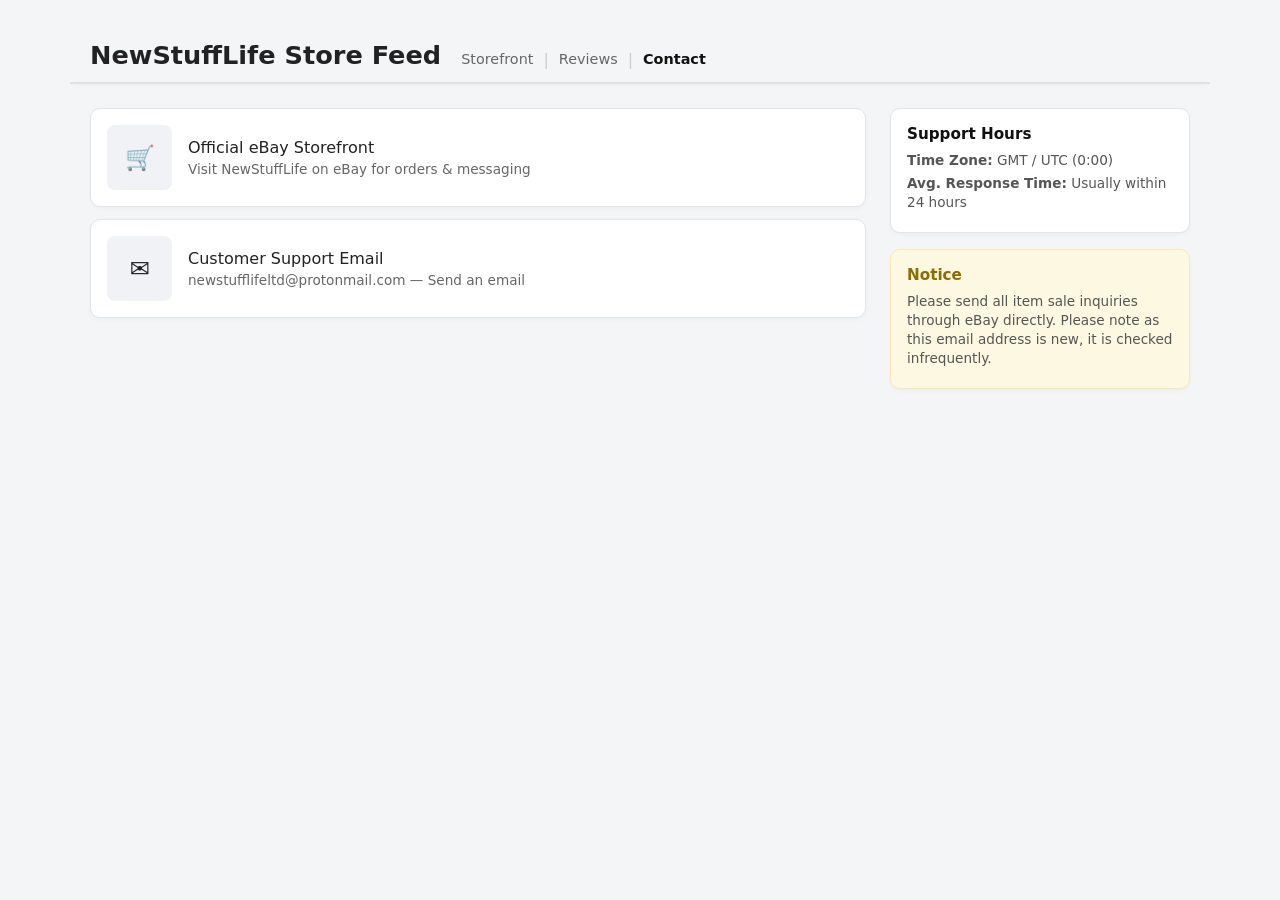
<file: contact.html>
<!DOCTYPE html>
<html lang="en">
<head>
    <meta charset="UTF-8">
    <meta name="viewport" content="width=device-width, initial-scale=1.0">
    <title>NewStuffLife - Contact</title>
    <link rel="stylesheet" href="general.css">
    <link rel="stylesheet" href="contact.css">
</head>
<body>

    <header>
        <div class="header-main">
            <h1>NewStuffLife Store Feed</h1>
            <nav class="header-nav">
                <a href="index.html">Storefront</a>
                <span class="pipe">|</span>
                <a href="reviews.html">Reviews</a>
                <span class="pipe">|</span>
                <a href="contact.html" class="active">Contact</a>
            </nav>
        </div>
    </header>

    <div class="main-container">
        <!-- Main Content Feed Area -->
        <div class="feed-list">


    <!-- eBay Storefront Card -->
    <a href="https://www.ebay.co.uk/usr/newstufflife" target="_blank" rel="noopener noreferrer" class="item-card contact-feed-card">
        <div class="contact-icon-box">🛒</div>
        <div class="item-body">
            <div class="item-title">Official eBay Storefront</div>
            <div class="contact-subline">Visit NewStuffLife on eBay for orders & messaging</div>
        </div>
    </a>

            <!-- Email Contact Card -->
    <a href="mailto:newstufflifeltd@protonmail.com" class="item-card contact-feed-card">
        <div class="contact-icon-box">✉️</div>
        <div class="item-body">
            <div class="item-title">Customer Support Email</div>
            <div class="contact-subline">newstufflifeltd@protonmail.com — Send an email</div>
        </div>
    </a>

</div>

        <!-- Info Sidebar -->
        <aside class="info-sidebar">
            <div class="info-card">
                <h3>Support Hours</h3>
                <p><strong>Time Zone:</strong> GMT / UTC (0:00)</p>
                <p><strong>Avg. Response Time:</strong> Usually within 24 hours</p>
            </div>

            <div class="info-card disclaimer">
                <h3>Notice</h3>
                <p>Please send all item sale inquiries through eBay directly. Please note as this email address is new, it is checked infrequently.</p>
            </div>
        </aside>
    </div>

</body>
</html>
</file>
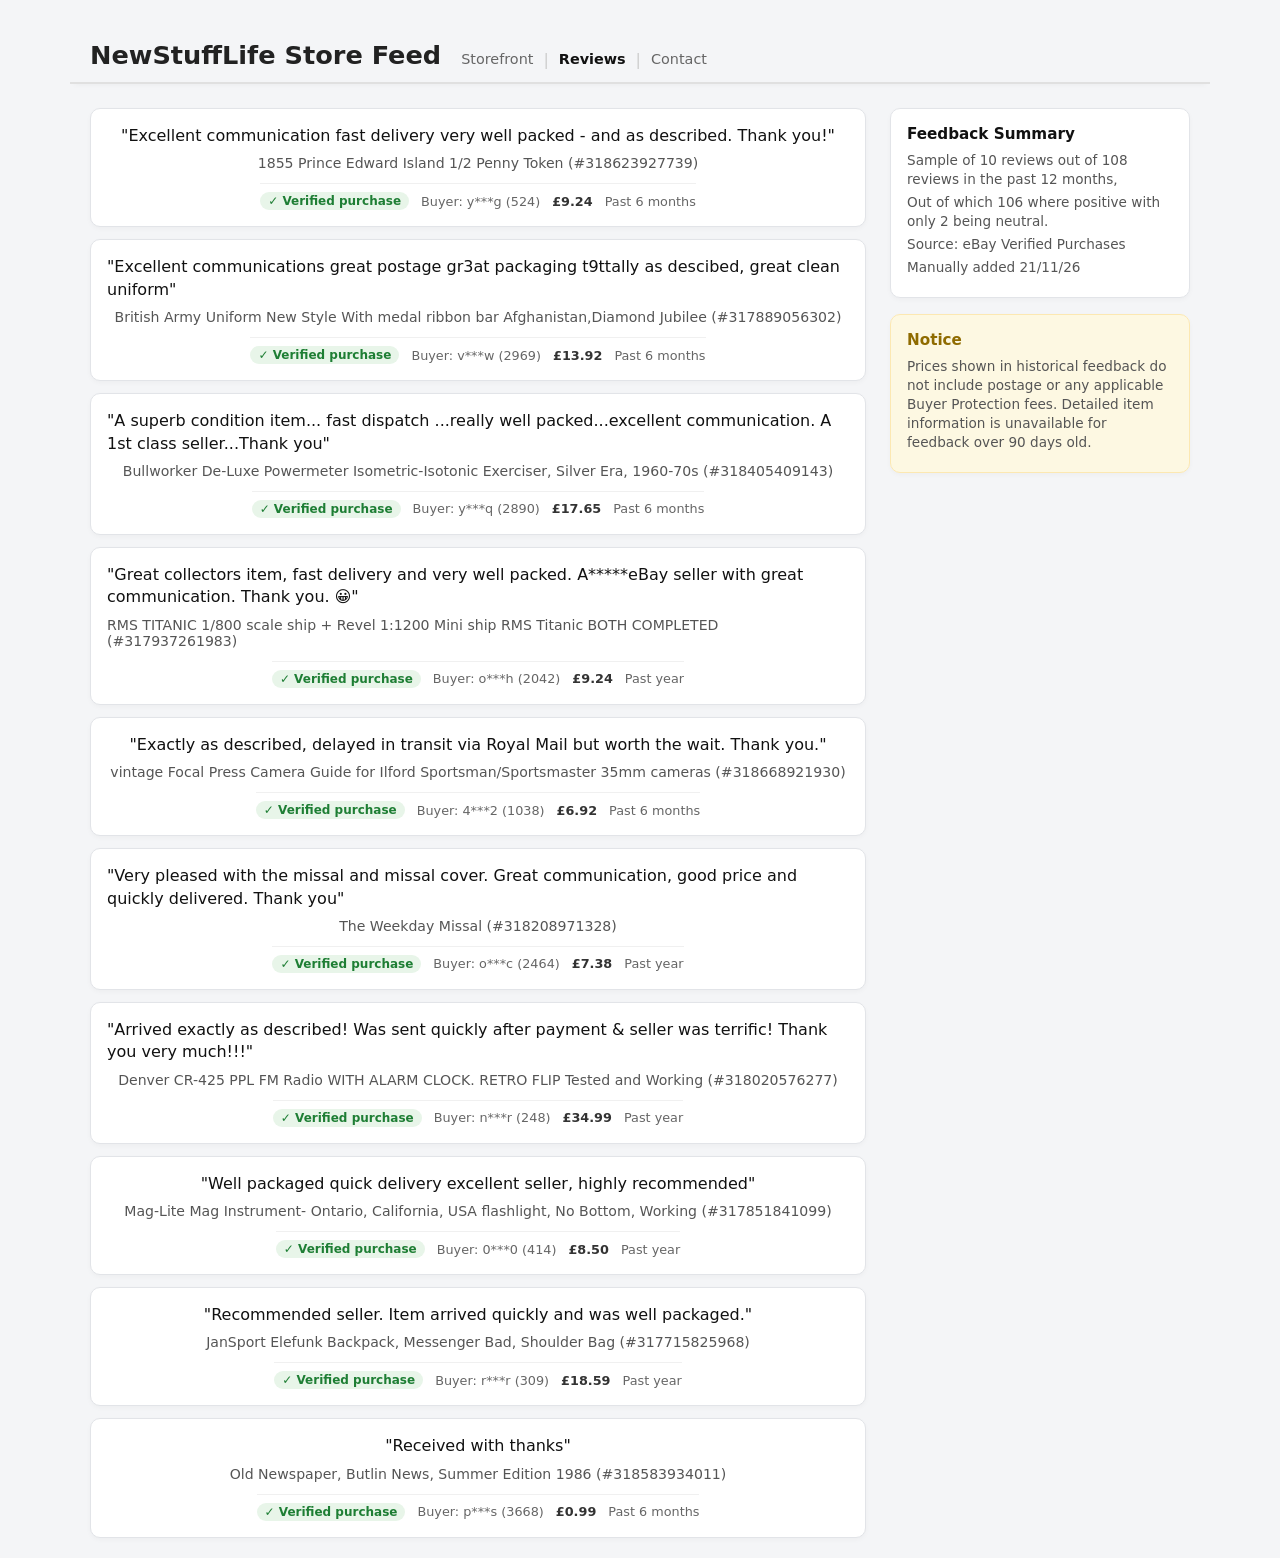
<file: reviews.html>
<!DOCTYPE html>
<html lang="en">
<head>
    <meta charset="UTF-8">
    <meta name="viewport" content="width=device-width, initial-scale=1.0">
    <title>NewStuffLife - Buyer Reviews</title>
    <link rel="stylesheet" href="general.css">
    <link rel="stylesheet" href="reviews.css">
</head>
<body>

    <header>
        <div class="header-main">
            <h1>NewStuffLife Store Feed</h1>
            <nav class="header-nav">
                <a href="index.html">Storefront</a>
                <span class="pipe">|</span>
                <a href="reviews.html" class="active">Reviews</a>
                <span class="pipe">|</span>
                <a href="contact.html">Contact</a>
            </nav>
        </div>
    </header>

    <div class="main-container">
        <!-- Main Reviews Feed -->
        <div class="feed-list">

            <div class="base-card review-card">
                <p class="review-quote">"Excellent communication fast delivery very well packed - and as described. Thank you!"</p>
                <div class="review-item-title">1855 Prince Edward Island 1/2 Penny Token (#318623927739)</div>
                <div class="review-meta">
                    <span class="verified-badge">✓ Verified purchase</span>
                    <span>Buyer: y***g (524)</span>
                    <span class="review-price">£9.24</span>
                    <span>Past 6 months</span>
                </div>
            </div>

            <div class="base-card review-card">
                <p class="review-quote">"Excellent communications great postage gr3at packaging t9ttally as descibed, great clean uniform"</p>
                <div class="review-item-title">British Army Uniform New Style With medal ribbon bar Afghanistan,Diamond Jubilee (#317889056302)</div>
                <div class="review-meta">
                    <span class="verified-badge">✓ Verified purchase</span>
                    <span>Buyer: v***w (2969)</span>
                    <span class="review-price">£13.92</span>
                    <span>Past 6 months</span>
                </div>
            </div>

            <div class="base-card review-card">
                <p class="review-quote">"A superb condition item... fast dispatch ...really well packed...excellent communication. A 1st class seller...Thank you"</p>
                <div class="review-item-title">Bullworker De-Luxe Powermeter Isometric-Isotonic Exerciser, Silver Era, 1960-70s (#318405409143)</div>
                <div class="review-meta">
                    <span class="verified-badge">✓ Verified purchase</span>
                    <span>Buyer: y***q (2890)</span>
                    <span class="review-price">£17.65</span>
                    <span>Past 6 months</span>
                </div>
            </div>

            <div class="base-card review-card">
                <p class="review-quote">"Great collectors item, fast delivery and very well packed. A*****eBay seller with great communication. Thank you. 😀"</p>
                <div class="review-item-title">RMS TITANIC 1/800 scale ship + Revel 1:1200 Mini ship RMS Titanic BOTH COMPLETED (#317937261983)</div>
                <div class="review-meta">
                    <span class="verified-badge">✓ Verified purchase</span>
                    <span>Buyer: o***h (2042)</span>
                    <span class="review-price">£9.24</span>
                    <span>Past year</span>
                </div>
            </div>

            <div class="base-card review-card">
                <p class="review-quote">"Exactly as described, delayed in transit via Royal Mail but worth the wait. Thank you."</p>
                <div class="review-item-title">vintage Focal Press Camera Guide for Ilford Sportsman/Sportsmaster 35mm cameras (#318668921930)</div>
                <div class="review-meta">
                    <span class="verified-badge">✓ Verified purchase</span>
                    <span>Buyer: 4***2 (1038)</span>
                    <span class="review-price">£6.92</span>
                    <span>Past 6 months</span>
                </div>
            </div>

            <div class="base-card review-card">
                <p class="review-quote">"Very pleased with the missal and missal cover. Great communication, good price and quickly delivered. Thank you"</p>
                <div class="review-item-title">The Weekday Missal (#318208971328)</div>
                <div class="review-meta">
                    <span class="verified-badge">✓ Verified purchase</span>
                    <span>Buyer: o***c (2464)</span>
                    <span class="review-price">£7.38</span>
                    <span>Past year</span>
                </div>
            </div>

            <div class="base-card review-card">
                <p class="review-quote">"Arrived exactly as described! Was sent quickly after payment & seller was terrific! Thank you very much!!!"</p>
                <div class="review-item-title">Denver CR-425 PPL FM Radio WITH ALARM CLOCK. RETRO FLIP Tested and Working (#318020576277)</div>
                <div class="review-meta">
                    <span class="verified-badge">✓ Verified purchase</span>
                    <span>Buyer: n***r (248)</span>
                    <span class="review-price">£34.99</span>
                    <span>Past year</span>
                </div>
            </div>

            <div class="base-card review-card">
                <p class="review-quote">"Well packaged quick delivery excellent seller, highly recommended"</p>
                <div class="review-item-title">Mag-Lite Mag Instrument- Ontario, California, USA flashlight, No Bottom, Working (#317851841099)</div>
                <div class="review-meta">
                    <span class="verified-badge">✓ Verified purchase</span>
                    <span>Buyer: 0***0 (414)</span>
                    <span class="review-price">£8.50</span>
                    <span>Past year</span>
                </div>
            </div>

            <div class="base-card review-card">
                <p class="review-quote">"Recommended seller. Item arrived quickly and was well packaged."</p>
                <div class="review-item-title">JanSport Elefunk Backpack, Messenger Bad, Shoulder Bag (#317715825968)</div>
                <div class="review-meta">
                    <span class="verified-badge">✓ Verified purchase</span>
                    <span>Buyer: r***r (309)</span>
                    <span class="review-price">£18.59</span>
                    <span>Past year</span>
                </div>
            </div>

            <div class="base-card review-card">
                <p class="review-quote">"Received with thanks"</p>
                <div class="review-item-title">Old Newspaper, Butlin News, Summer Edition 1986 (#318583934011)</div>
                <div class="review-meta">
                    <span class="verified-badge">✓ Verified purchase</span>
                    <span>Buyer: p***s (3668)</span>
                    <span class="review-price">£0.99</span>
                    <span>Past 6 months</span>
                </div>
            </div>

        </div>

        <!-- Info Sidebar -->
        <aside class="info-sidebar">
            <div class="info-card">
                <h3>Feedback Summary</h3>
                <p>Sample of 10 reviews out of 108 reviews in the past 12 months, </p>
                 <p>Out of which 106 where positive with only 2 being neutral.</p>
                <p>Source: eBay Verified Purchases</p>
                <p>Manually added 21/11/26</p>
            </div>

            <div class="info-card disclaimer">
                <h3>Notice</h3>
                <p>
                    Prices shown in historical feedback do not include postage or any applicable Buyer Protection fees. Detailed item information is unavailable for feedback over 90 days old.</p>
            </div>
        </aside>
    </div>

</body>
</html>
</file>
<file: general.css>
body {
    font-family: system-ui, sans-serif;
    color: #222;
    background: #f4f5f7;
    margin: 0;
    padding: 20px;
}

header {
    position: sticky;
    top: 0;
    background: #f4f5f7;
    z-index: 1000;
    max-width: 1100px;
    margin: 0 auto 24px auto;
    padding: 20px 20px 12px 20px;
    display: flex;
    flex-wrap: wrap;
    justify-content: space-between;
    align-items: baseline;
    border-bottom: 2px solid #e0e0e0;
    box-shadow: 0 4px 6px -4px rgba(0, 0, 0, 0.05);
}

.header-main {
    display: flex;
    align-items: baseline;
    gap: 20px;
    flex-wrap: wrap;
}

h1 {
    font-size: 1.6rem;
    margin: 0;
}

.header-nav {
    display: flex;
    align-items: center;
    gap: 10px;
}

.header-nav a {
    color: #666;
    text-decoration: none;
    font-size: 0.9rem;
    font-weight: 500;
    transition: color 0.15s ease;
}

.header-nav a:hover,
.header-nav a.active {
    color: #111;
    font-weight: 600;
}

.header-nav .pipe {
    color: #ccc;
    font-weight: 300;
}

#status {
    font-size: 0.9rem;
    color: #555;
    background: #e9ecef;
    padding: 5px 12px;
    border-radius: 20px;
}

/* Two-column layout container */
.main-container {
    max-width: 1100px;
    margin: 0 auto;
    display: grid;
    grid-template-columns: 1fr 300px;
    gap: 24px;
    align-items: start;
}

@media (max-width: 768px) {
    .main-container {
        grid-template-columns: 1fr;
    }
}

/* Shared Feed & Card Styling (Used across Storefront, Reviews, and Contact) */
#listings,
.feed-list {
    display: flex;
    flex-direction: column;
    gap: 12px;
}

.item-card,
.base-card {
    background: #fff;
    border: 1px solid #e2e4e8;
    border-radius: 10px;
    padding: 16px;
    box-shadow: 0 2px 5px rgba(0, 0, 0, 0.03);
    transition: transform 0.15s ease, box-shadow 0.15s ease;
    text-decoration: none;
    color: inherit;
    display: flex;
    align-items: center;
    gap: 16px;
}

/* Sidebar Styling */
.info-sidebar {
    display: flex;
    flex-direction: column;
    gap: 16px;
    position: sticky;
    top: 90px;
}

.info-card {
    background: #fff;
    border: 1px solid #e2e4e8;
    border-radius: 10px;
    padding: 16px;
    box-shadow: 0 2px 5px rgba(0, 0, 0, 0.03);
}

.info-card h3 {
    font-size: 0.95rem;
    font-weight: 600;
    margin-top: 0;
    margin-bottom: 8px;
    color: #111;
}

.info-card p {
    font-size: 0.85rem;
    color: #555;
    margin: 4px 0;
    line-height: 1.4;
}

.disclaimer {
    background: #fdf8e2;
    border-color: #fce8b2;
}

.disclaimer h3 {
    color: #8f6b00;
}
</file>
<file: contact.css>
.contact-card {
    display: flex;
    flex-direction: column;
    gap: 16px;
    padding: 24px !important;
}

.contact-section h2 {
    font-size: 1.1rem;
    color: #111;
    margin-top: 0;
    margin-bottom: 8px;
}

.contact-section p {
    color: #555;
    font-size: 0.95rem;
    margin: 0;
    line-height: 1.5;
}

.contact-email-link {
    display: inline-block;
    color: #0066c0;
    font-weight: 600;
    text-decoration: none;
    font-size: 1.05rem;
    margin-top: 4px;
}

.contact-email-link:hover {
    text-decoration: underline;
}

.contact-icon-box {
    width: 65px;
    height: 65px;
    flex-shrink: 0;
    border-radius: 8px;
    background: #f0f2f5;
    display: flex;
    align-items: center;
    justify-content: center;
    font-size: 1.5rem;
}

.contact-subline {
    font-size: 0.85rem;
    color: #666;
    margin-top: 4px;
}

/* Make sure text links don't inherit weird colors */
.contact-feed-card {
    text-decoration: none;
    color: inherit;
}
</file>
<file: reviews.css>
.review-card {
    display: flex;
    flex-direction: column;
    gap: 8px;
}

.review-quote {
    font-size: 1rem;
    font-weight: 500;
    color: #111;
    line-height: 1.4;
    margin: 0;
}

.review-item-title {
    font-size: 0.88rem;
    color: #555;
    font-weight: 500;
}

.review-meta {
    display: flex;
    flex-wrap: wrap;
    align-items: center;
    gap: 12px;
    font-size: 0.8rem;
    color: #666;
    margin-top: 4px;
    padding-top: 8px;
    border-top: 1px solid #f0f0f0;
}

.verified-badge {
    color: #1e7e34;
    background: #e8f5e9;
    padding: 2px 8px;
    border-radius: 12px;
    font-weight: 600;
    font-size: 0.75rem;
}

.review-price {
    font-weight: 600;
    color: #333;
}
</file>
